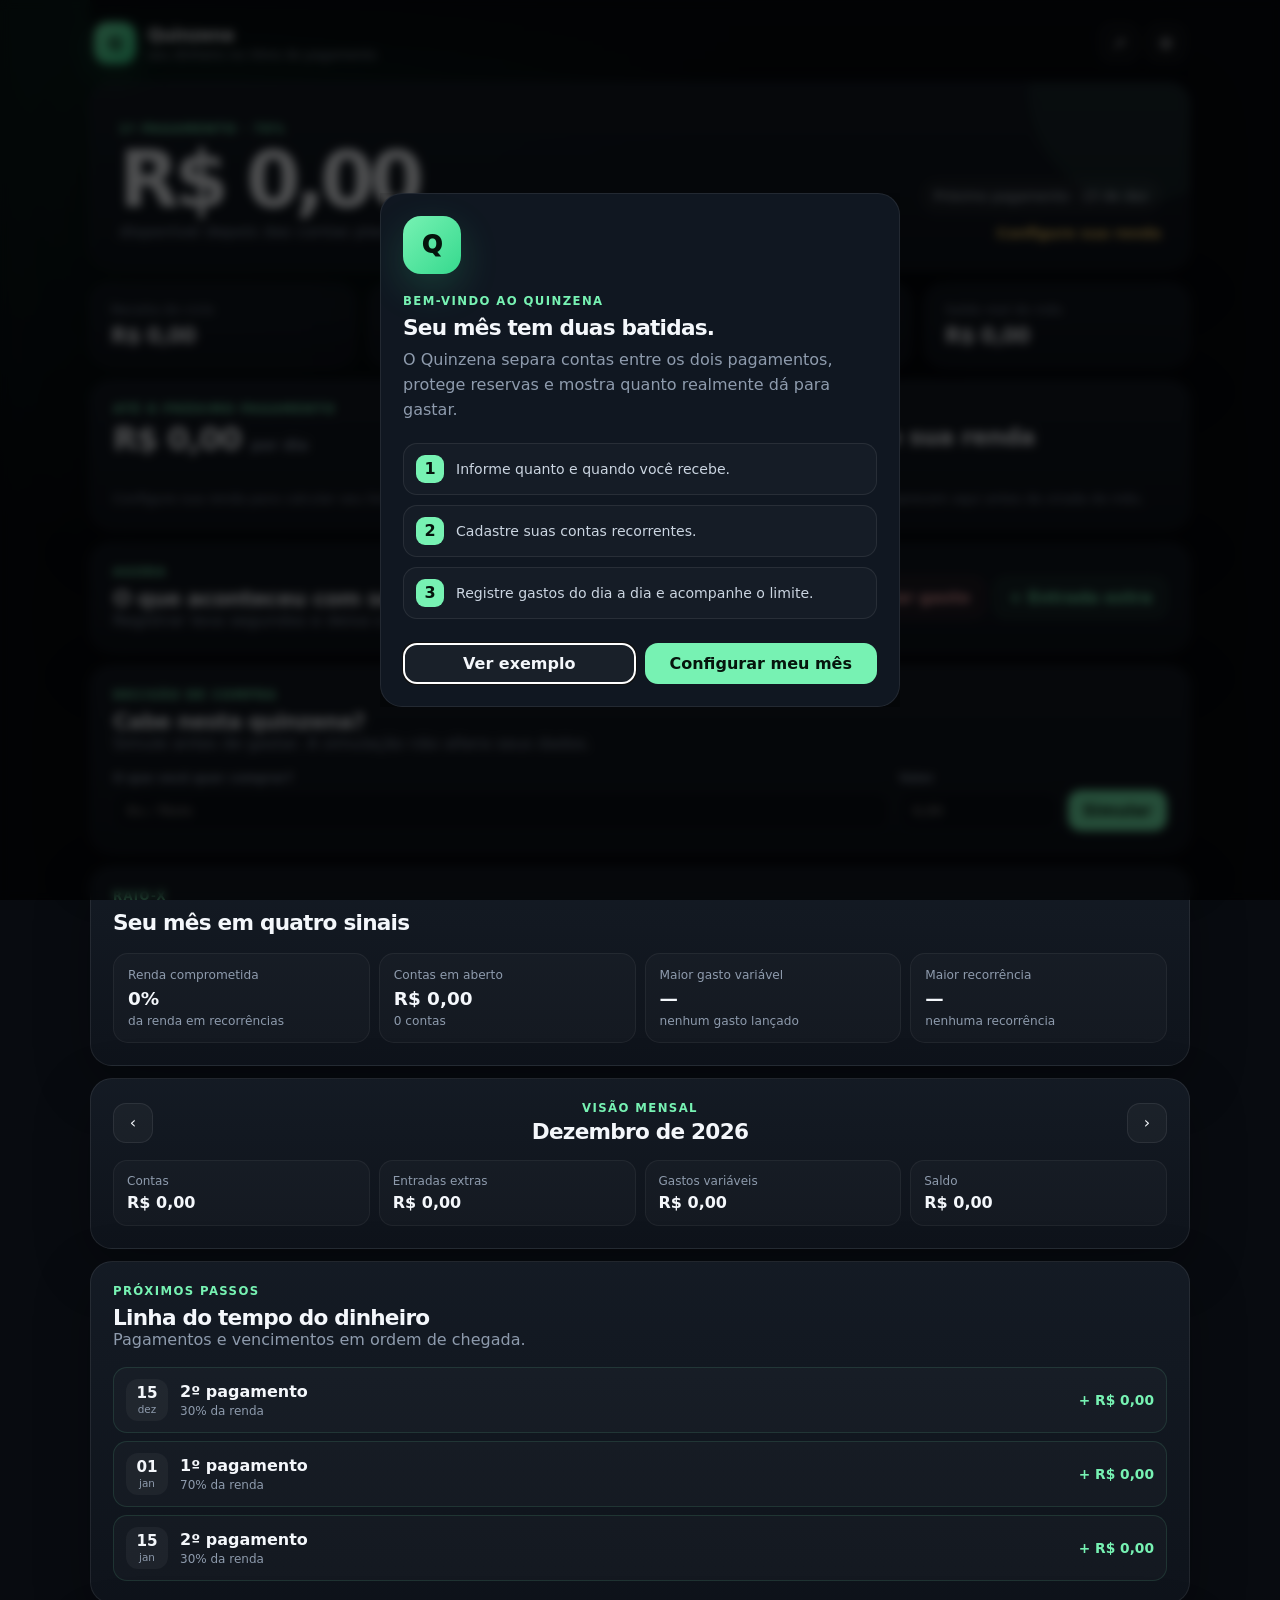
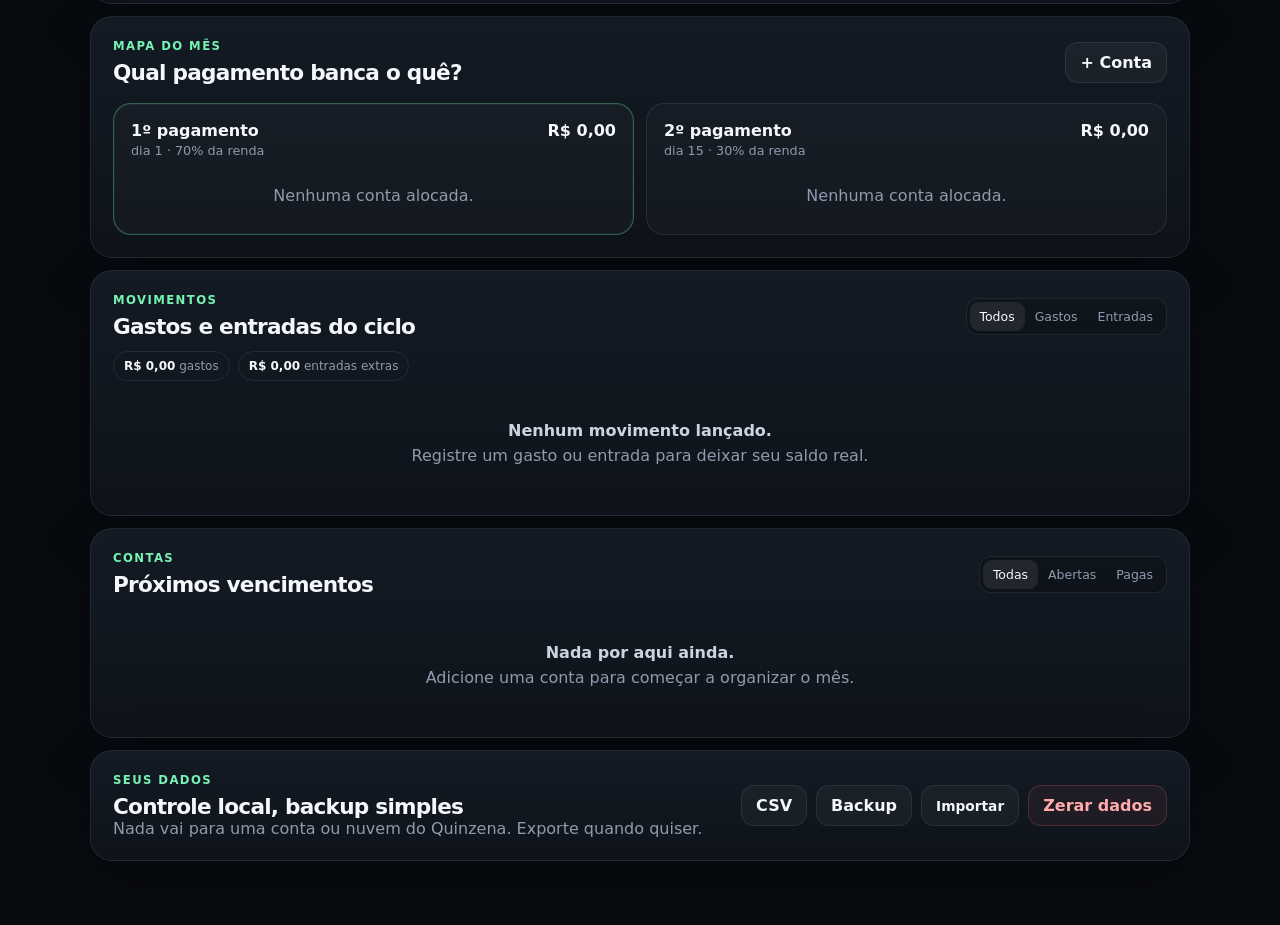
<file: index.html>
<!doctype html>
<html lang="pt-BR">
<head>
  <meta charset="utf-8" />
  <meta name="viewport" content="width=device-width, initial-scale=1, viewport-fit=cover" />
  <meta name="theme-color" content="#0d1117" />
  <meta name="description" content="Quinzena — saiba quanto pode gastar, o que reservar e qual pagamento banca cada conta." />
  <title>Quinzena — seu dinheiro no ritmo do pagamento</title>
  <link rel="manifest" href="manifest.webmanifest" />
  <link rel="stylesheet" href="styles.css" />
</head>
<body>
  <div class="app-shell">
    <header class="topbar">
      <div class="brand">
        <div class="brand-mark">Q</div>
        <div><strong>Quinzena</strong><span>seu dinheiro no ritmo do pagamento</span></div>
      </div>
      <div class="top-actions">
        <button class="top-action" id="installBtn" type="button" hidden>Instalar</button>
        <button class="icon-btn" id="shareBtn" type="button" aria-label="Compartilhar resumo">↗</button>
        <button class="icon-btn" id="openSettings" type="button" aria-label="Configurações">⚙</button>
      </div>
    </header>

    <main>
      <section class="hero card">
        <div>
          <p class="eyebrow" id="cycleLabel">CICLO ATUAL</p>
          <h1 id="availableAmount">R$ 0,00</h1>
          <p class="muted" id="availableCaption">disponível depois do planejamento</p>
        </div>
        <div class="hero-side">
          <span class="pill" id="nextPayDate">Próximo pagamento —</span>
          <span class="health" id="healthText">Configure sua renda</span>
        </div>
      </section>

      <section class="metrics-grid metrics-four">
        <article class="metric card"><span>Receita do ciclo</span><strong id="cycleIncome">R$ 0,00</strong></article>
        <article class="metric card"><span>Contas fixas do ciclo</span><strong id="cycleBills">R$ 0,00</strong></article>
        <article class="metric card"><span>Gastos lançados</span><strong id="cycleVariable">R$ 0,00</strong></article>
        <article class="metric card"><span>Saldo real do mês</span><strong id="monthBalance">R$ 0,00</strong></article>
      </section>

      <section class="decision-grid" aria-label="Decisões da quinzena">
        <article class="card decision-card">
          <div><p class="eyebrow">ATÉ O PRÓXIMO PAGAMENTO</p><h2 class="daily-amount"><span id="dailyLimit">R$ 0,00</span> <small>por dia</small></h2></div>
          <p class="decision-copy" id="dailyLimitCaption">Configure sua renda para calcular seu limite diário.</p>
        </article>
        <article class="card decision-card">
          <div><p class="eyebrow">PRÓXIMO MÊS</p><h2 class="next-month-value" id="nextMonthBalance">R$ 0,00 livres</h2></div>
          <p class="decision-copy" id="nextMonthCaption">As recorrências aparecem aqui antes da virada do mês.</p>
        </article>
      </section>

      <section class="card quick-card">
        <div>
          <p class="eyebrow">AGORA</p>
          <h2>O que aconteceu com seu dinheiro?</h2>
          <p class="muted">Registrar leva segundos e deixa o limite diário honesto.</p>
        </div>
        <div class="quick-actions">
          <button class="danger-soft-btn" id="quickExpenseBtn" type="button">− Registrar gasto</button>
          <button class="accent-soft-btn" id="quickIncomeBtn" type="button">+ Entrada extra</button>
        </div>
      </section>

      <section class="reserve-card card" id="reserveCard" hidden>
        <div class="section-heading"><div><p class="eyebrow">RESERVA AUTOMÁTICA</p><h2>Um pagamento ajuda o próximo</h2></div></div>
        <div class="reserve-list" id="reserveList"></div>
      </section>

      <section class="card simulator-card">
        <div class="section-heading">
          <div><p class="eyebrow">DECISÃO DE COMPRA</p><h2>Cabe nesta quinzena?</h2><p class="muted">Simule antes de gastar. A simulação não altera seus dados.</p></div>
        </div>
        <form class="simulator-form" id="purchaseSimulator">
          <label>O que você quer comprar?<input type="text" id="purchaseName" maxlength="60" placeholder="Ex.: Tênis" /></label>
          <label>Valor<input type="number" id="purchaseAmount" min="0.01" step="0.01" placeholder="0,00" required /></label>
          <button class="primary-btn" type="submit">Simular</button>
        </form>
        <div class="simulator-result" id="purchaseResult" hidden aria-live="polite"></div>
      </section>

      <section class="card insights-card">
        <div class="section-heading"><div><p class="eyebrow">RAIO-X</p><h2>Seu mês em quatro sinais</h2></div></div>
        <div class="insight-grid">
          <div class="insight"><span>Renda comprometida</span><strong id="commitmentRatio">0%</strong><small id="commitmentHint">em contas recorrentes</small></div>
          <div class="insight"><span>Contas em aberto</span><strong id="openBillsAmount">R$ 0,00</strong><small id="openBillsCount">0 contas</small></div>
          <div class="insight"><span>Maior gasto variável</span><strong id="topExpenseCategory">—</strong><small id="topExpenseHint">nenhum gasto lançado</small></div>
          <div class="insight"><span>Maior recorrência</span><strong id="largestRecurring">—</strong><small id="largestRecurringHint">nenhuma recorrência</small></div>
        </div>
        <div class="smart-alert" id="smartAlert" hidden></div>
      </section>

      <section class="card month-browser-card">
        <div class="month-browser-head">
          <button class="icon-btn" id="prevMonthBtn" type="button" aria-label="Mês anterior">‹</button>
          <div><p class="eyebrow">VISÃO MENSAL</p><h2 id="viewMonthTitle">Este mês</h2></div>
          <button class="icon-btn" id="nextMonthBtn" type="button" aria-label="Próximo mês">›</button>
        </div>
        <div class="month-summary-grid">
          <div><span>Contas</span><strong id="viewMonthBills">R$ 0,00</strong></div>
          <div><span>Entradas extras</span><strong id="viewMonthIncome">R$ 0,00</strong></div>
          <div><span>Gastos variáveis</span><strong id="viewMonthExpenses">R$ 0,00</strong></div>
          <div><span>Saldo</span><strong id="viewMonthBalance">R$ 0,00</strong></div>
        </div>
      </section>

      <section class="card timeline-card">
        <div class="section-heading"><div><p class="eyebrow">PRÓXIMOS PASSOS</p><h2>Linha do tempo do dinheiro</h2><p class="muted">Pagamentos e vencimentos em ordem de chegada.</p></div></div>
        <div class="timeline" id="timelineList"></div>
      </section>

      <section class="split card">
        <div class="section-heading"><div><p class="eyebrow">MAPA DO MÊS</p><h2>Qual pagamento banca o quê?</h2></div><button class="ghost-btn" id="addBillBtn" type="button">+ Conta</button></div>
        <div class="cycle-columns" id="cycleColumns"></div>
      </section>

      <section class="card">
        <div class="section-heading">
          <div><p class="eyebrow">MOVIMENTOS</p><h2>Gastos e entradas do ciclo</h2></div>
          <div class="segmented movement-segments" role="group" aria-label="Filtro de movimentos">
            <button class="movement-segment active" data-movement-filter="all" type="button">Todos</button>
            <button class="movement-segment" data-movement-filter="expense" type="button">Gastos</button>
            <button class="movement-segment" data-movement-filter="income" type="button">Entradas</button>
          </div>
        </div>
        <div class="movement-summary" id="movementSummary"></div>
        <div class="movements-list" id="movementsList"></div>
      </section>

      <section class="card">
        <div class="section-heading">
          <div><p class="eyebrow">CONTAS</p><h2>Próximos vencimentos</h2></div>
          <div class="segmented" role="group" aria-label="Filtro de contas">
            <button class="segment active" data-filter="all" type="button">Todas</button>
            <button class="segment" data-filter="open" type="button">Abertas</button>
            <button class="segment" data-filter="paid" type="button">Pagas</button>
          </div>
        </div>
        <div class="bills-list" id="billsList"></div>
      </section>

      <section class="card utility-card">
        <div><p class="eyebrow">SEUS DADOS</p><h2>Controle local, backup simples</h2><p class="muted">Nada vai para uma conta ou nuvem do Quinzena. Exporte quando quiser.</p></div>
        <div class="utility-actions wrap-actions">
          <button class="secondary-btn" id="csvExportBtn" type="button">CSV</button>
          <button class="secondary-btn" id="exportBtn" type="button">Backup</button>
          <label class="secondary-btn file-label">Importar<input type="file" id="importInput" accept="application/json" hidden /></label>
          <button class="danger-soft-btn" id="resetDataBtn" type="button">Zerar dados</button>
        </div>
      </section>
    </main>
  </div>

  <dialog id="welcomeDialog">
    <div class="dialog-card welcome-card">
      <div class="welcome-mark">Q</div>
      <div><p class="eyebrow">BEM-VINDO AO QUINZENA</p><h2>Seu mês tem duas batidas.</h2><p class="muted welcome-copy">O Quinzena separa contas entre os dois pagamentos, protege reservas e mostra quanto realmente dá para gastar.</p></div>
      <div class="welcome-steps"><div><b>1</b><span>Informe quanto e quando você recebe.</span></div><div><b>2</b><span>Cadastre suas contas recorrentes.</span></div><div><b>3</b><span>Registre gastos do dia a dia e acompanhe o limite.</span></div></div>
      <div class="dialog-actions onboarding-actions"><button class="secondary-btn" id="loadDemoBtn" type="button">Ver exemplo</button><button class="primary-btn" id="startOnboardingBtn" type="button">Configurar meu mês</button></div>
    </div>
  </dialog>

  <dialog id="settingsDialog">
    <form method="dialog" class="dialog-card" id="settingsForm">
      <div class="dialog-header"><div><p class="eyebrow">CONFIGURAÇÃO</p><h2>Como você recebe?</h2></div><button class="icon-btn" value="cancel" aria-label="Fechar">✕</button></div>
      <label>Renda líquida mensal<input type="number" id="salaryInput" min="0" step="0.01" placeholder="Ex.: 2200" required /></label>
      <div class="two-col"><label>1º pagamento — dia<input type="number" id="payDay1" min="1" max="28" value="1" required /></label><label>2º pagamento — dia<input type="number" id="payDay2" min="1" max="28" value="15" required /></label></div>
      <div class="two-col"><label>1º pagamento — %<input type="number" id="split1" min="1" max="99" value="70" required /></label><label>2º pagamento — %<input type="number" id="split2" min="1" max="99" value="30" required /></label></div>
      <p class="form-hint" id="splitHint">A soma precisa dar 100%.</p>
      <div class="dialog-actions"><button class="secondary-btn" value="cancel">Cancelar</button><button class="primary-btn" id="saveSettingsBtn" value="default">Salvar</button></div>
    </form>
  </dialog>

  <dialog id="billDialog">
    <form method="dialog" class="dialog-card" id="billForm">
      <div class="dialog-header"><div><p class="eyebrow" id="billDialogEyebrow">NOVA CONTA</p><h2 id="billDialogTitle">Planejar vencimento</h2></div><button class="icon-btn" value="cancel" aria-label="Fechar">✕</button></div>
      <label>Descrição<input type="text" id="billName" maxlength="60" placeholder="Ex.: Internet" required /></label>
      <div class="two-col"><label>Valor<input type="number" id="billAmount" min="0.01" step="0.01" placeholder="0,00" required /></label><label>Vencimento — dia<input type="number" id="billDueDay" min="1" max="31" required /></label></div>
      <label>Categoria<select id="billCategory"><option>Moradia</option><option>Alimentação</option><option>Transporte</option><option>Cartão</option><option>Assinaturas</option><option>Educação</option><option>Saúde</option><option>Dívidas</option><option>Outros</option></select></label>
      <label class="check-row"><input type="checkbox" id="billRecurring" checked /> Repetir todo mês</label>
      <div class="dialog-actions"><button class="secondary-btn" value="cancel">Cancelar</button><button class="primary-btn" id="saveBillBtn" value="default">Adicionar</button></div>
    </form>
  </dialog>

  <dialog id="movementDialog">
    <form method="dialog" class="dialog-card" id="movementForm">
      <div class="dialog-header"><div><p class="eyebrow">MOVIMENTO</p><h2 id="movementDialogTitle">Registrar gasto</h2></div><button class="icon-btn" value="cancel" aria-label="Fechar">✕</button></div>
      <label>Tipo<select id="movementType"><option value="expense">Gasto</option><option value="income">Entrada extra</option></select></label>
      <label>Descrição<input type="text" id="movementName" maxlength="60" placeholder="Ex.: Mercado" required /></label>
      <div class="two-col"><label>Valor<input type="number" id="movementAmount" min="0.01" step="0.01" placeholder="0,00" required /></label><label>Data<input type="date" id="movementDate" required /></label></div>
      <label>Categoria<select id="movementCategory"><option>Alimentação</option><option>Transporte</option><option>Compras</option><option>Lazer</option><option>Saúde</option><option>Educação</option><option>Casa</option><option>Renda extra</option><option>Reembolso</option><option>Venda</option><option>Outros</option></select></label>
      <div class="dialog-actions"><button class="secondary-btn" value="cancel">Cancelar</button><button class="primary-btn" id="saveMovementBtn" value="default">Registrar</button></div>
    </form>
  </dialog>

  <template id="emptyTemplate"><div class="empty-state"><strong>Nada por aqui ainda.</strong><span>Adicione uma conta para começar a organizar o mês.</span></div></template>
  <template id="emptyMovementTemplate"><div class="empty-state"><strong>Nenhum movimento lançado.</strong><span>Registre um gasto ou entrada para deixar seu saldo real.</span></div></template>

  <script src="core.js"></script>
  <script src="app.js"></script>
</body>
</html>
</file>
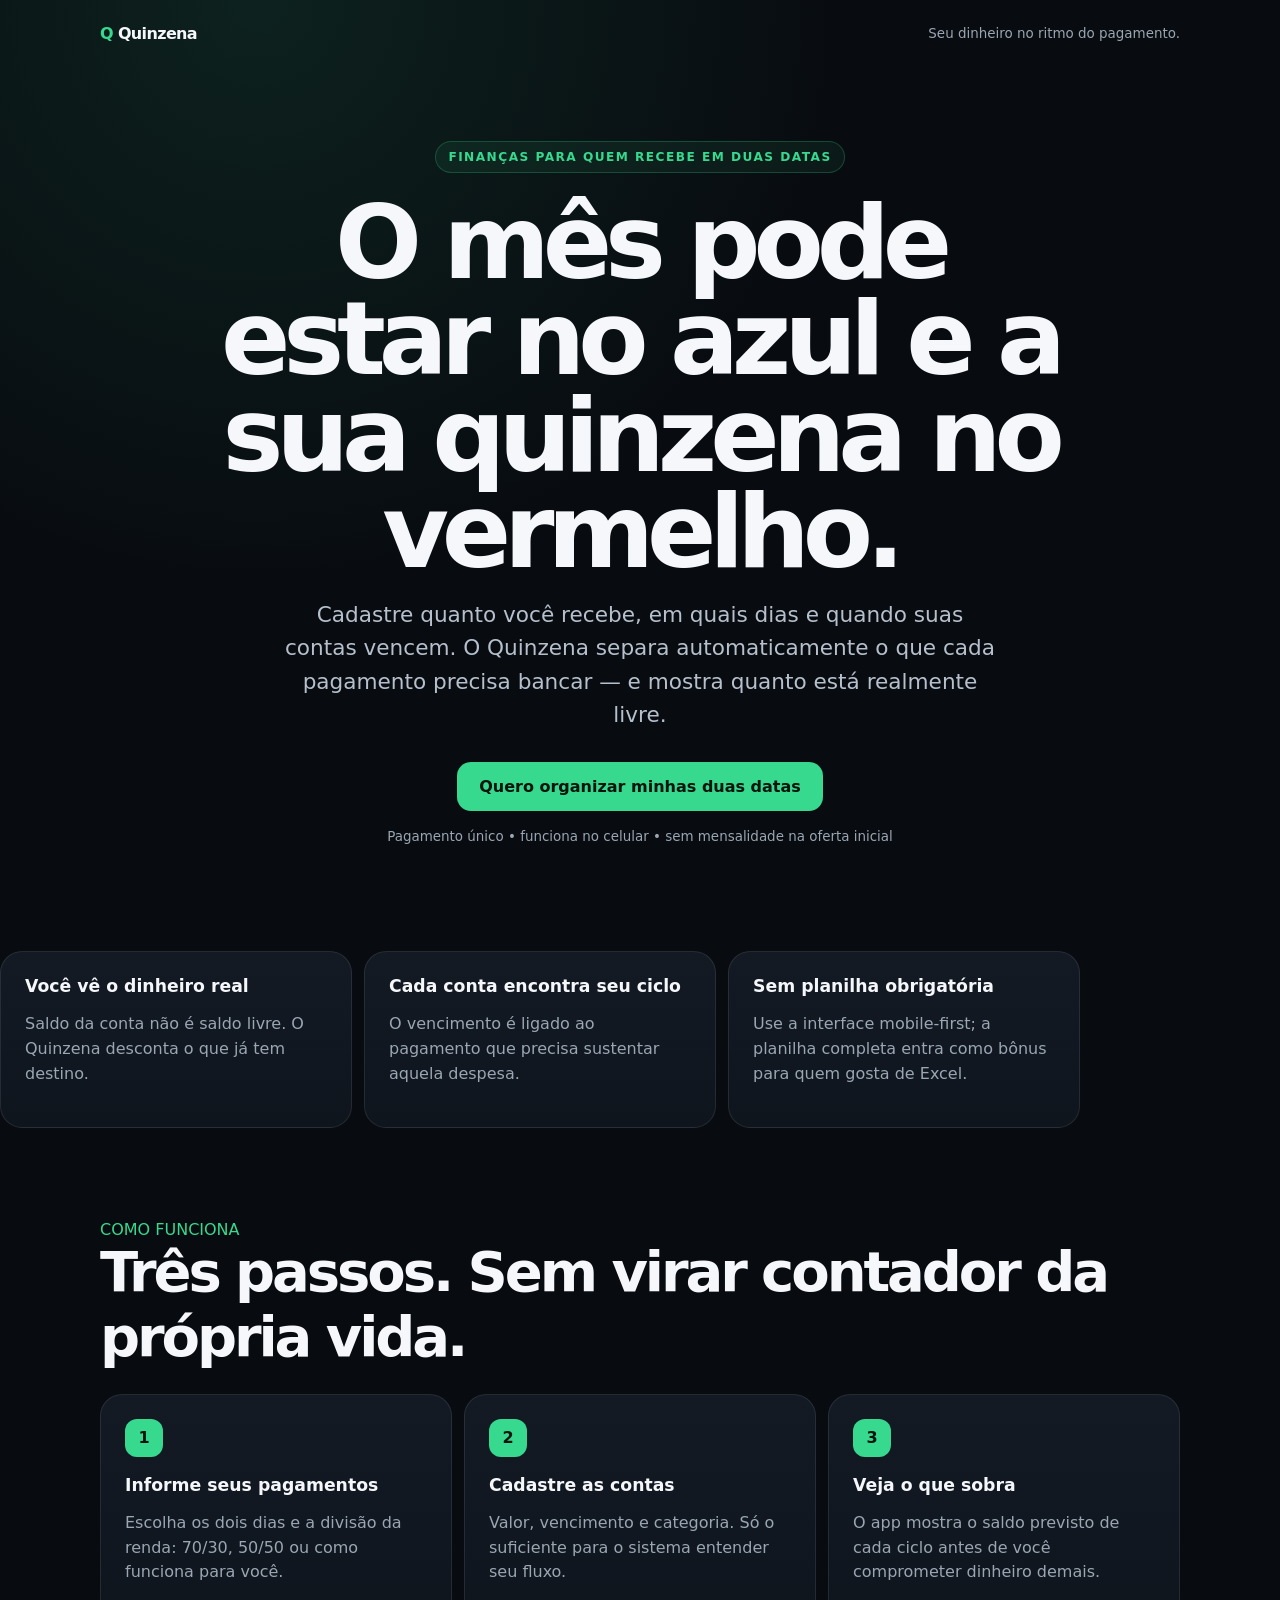
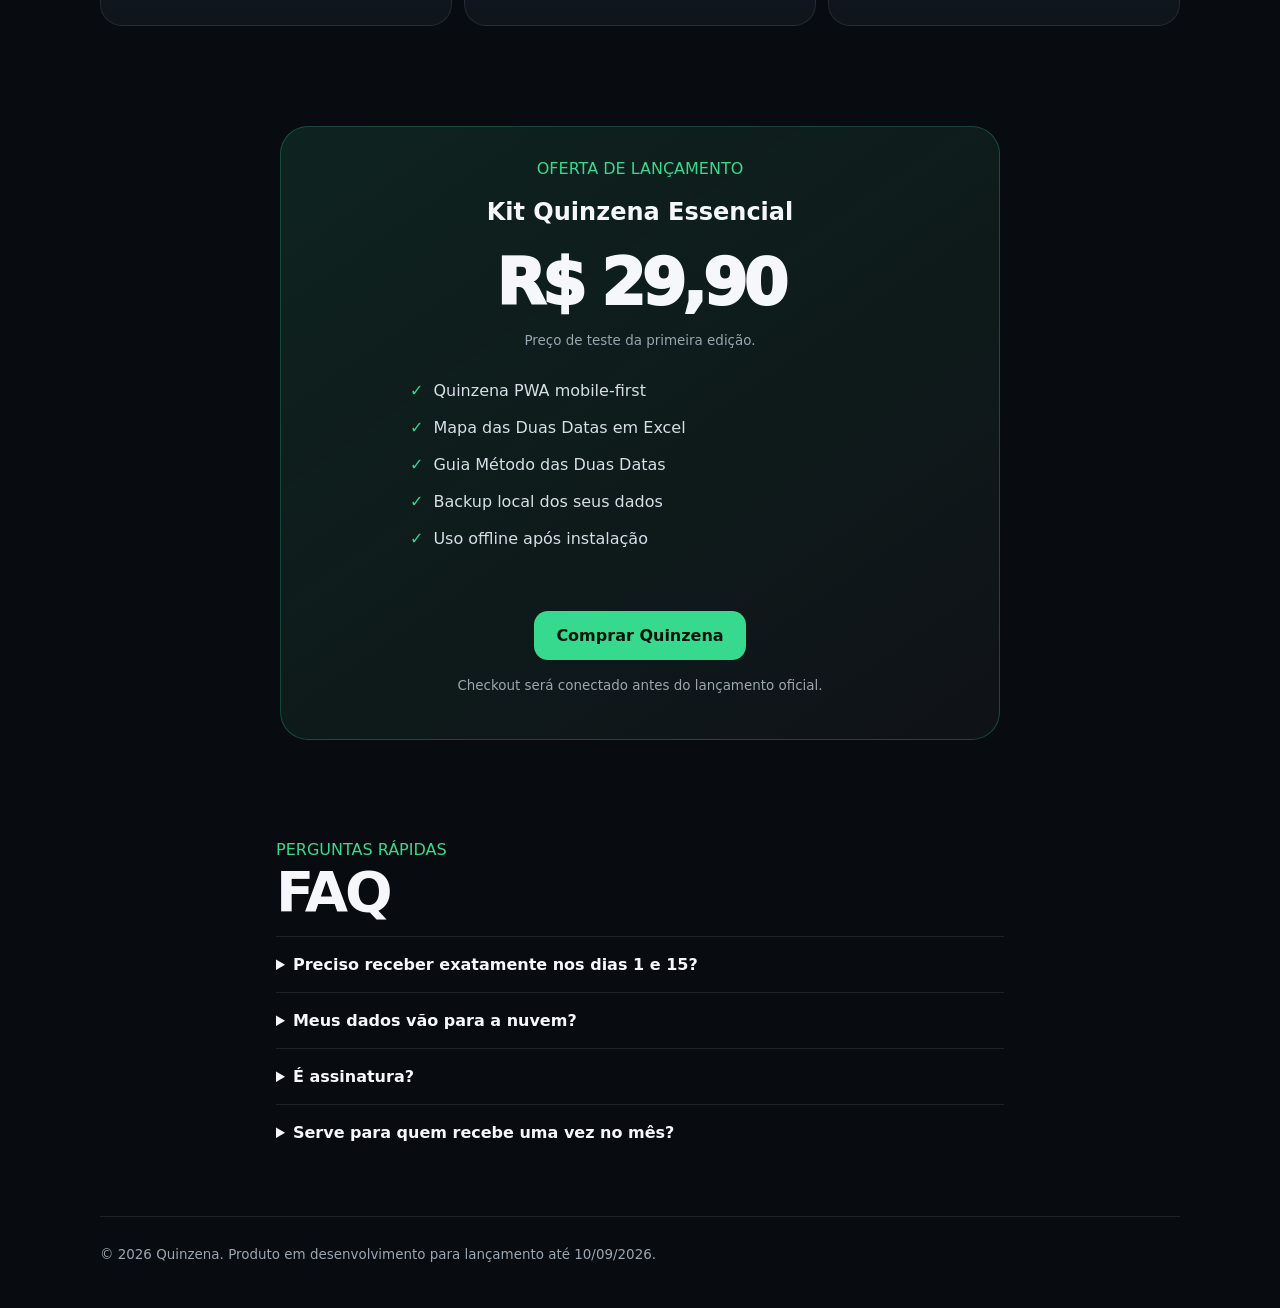
<file: sales/index.html>
<!doctype html>
<html lang="pt-BR">
<head>
<meta charset="utf-8"><meta name="viewport" content="width=device-width,initial-scale=1">
<title>Quinzena — Organize seu dinheiro entre dois pagamentos</title>
<meta name="description" content="Quinzena separa suas contas entre dois pagamentos e mostra quanto está realmente livre em cada ciclo.">
<style>
:root{--bg:#080b10;--surface:#101720;--text:#f5f7fa;--muted:#9aa6b2;--accent:#36d98e;--border:rgba(255,255,255,.09)}
*{box-sizing:border-box}body{margin:0;font-family:Inter,system-ui,-apple-system,Segoe UI,sans-serif;background:radial-gradient(circle at 20% 0,rgba(54,217,142,.11),transparent 38rem),var(--bg);color:var(--text)}
a{color:inherit}.wrap{width:min(1080px,calc(100% - 32px));margin:auto}.nav{display:flex;justify-content:space-between;align-items:center;padding:24px 0}.logo{font-weight:900;letter-spacing:-.04em}.logo b{color:var(--accent)}.mini{font-size:.84rem;color:var(--muted)}.hero{padding:74px 0 58px;text-align:center}.kicker{display:inline-block;color:var(--accent);font-size:.76rem;font-weight:850;letter-spacing:.12em;padding:8px 12px;border:1px solid rgba(54,217,142,.24);border-radius:999px;background:rgba(54,217,142,.07)}h1{font-size:clamp(3rem,8vw,6.4rem);line-height:.94;letter-spacing:-.07em;max-width:900px;margin:22px auto 18px}.lead{font-size:clamp(1.05rem,2vw,1.35rem);line-height:1.55;color:#b6c0cc;max-width:720px;margin:auto}.cta{display:inline-flex;margin-top:30px;padding:15px 22px;border-radius:14px;background:var(--accent);color:#05140c;font-weight:900;text-decoration:none}.proof{margin-top:18px;color:var(--muted);font-size:.84rem}.grid{display:grid;grid-template-columns:repeat(3,1fr);gap:12px;margin:36px 0}.card{background:linear-gradient(180deg,#131a24,#0f151d);border:1px solid var(--border);border-radius:22px;padding:24px}.card strong{font-size:1.08rem}.card p{color:var(--muted);line-height:1.55}.section{padding:56px 0}.section h2{font-size:clamp(2rem,5vw,3.5rem);letter-spacing:-.055em;margin:0 0 12px}.steps{display:grid;grid-template-columns:repeat(3,1fr);gap:12px;margin-top:25px}.n{width:38px;height:38px;border-radius:12px;background:var(--accent);color:#06150d;display:grid;place-items:center;font-weight:900;margin-bottom:18px}.offer{margin:44px auto;max-width:720px;text-align:center;padding:32px;border-radius:28px;background:linear-gradient(145deg,rgba(54,217,142,.12),rgba(255,255,255,.03));border:1px solid rgba(54,217,142,.25)}.price{font-size:4rem;font-weight:950;letter-spacing:-.06em;margin:12px 0}.offer ul{text-align:left;list-style:none;padding:0;max-width:460px;margin:24px auto}.offer li{padding:9px 0;color:#d7dee6}.offer li:before{content:'✓';color:var(--accent);font-weight:900;margin-right:10px}.faq{max-width:760px;margin:auto}.faq details{border-top:1px solid var(--border);padding:18px 0}.faq summary{cursor:pointer;font-weight:800}.faq p{color:var(--muted);line-height:1.55}.footer{border-top:1px solid var(--border);padding:30px 0 46px;color:var(--muted);font-size:.84rem}.tag{color:var(--accent)}
@media(max-width:760px){.grid,.steps{grid-template-columns:1fr}.hero{padding-top:44px}.nav .mini{display:none}.price{font-size:3.2rem}}
</style>
</head>
<body>
<div class="wrap nav"><div class="logo"><b>Q</b> Quinzena</div><div class="mini">Seu dinheiro no ritmo do pagamento.</div></div>
<main>
<section class="wrap hero">
<span class="kicker">FINANÇAS PARA QUEM RECEBE EM DUAS DATAS</span>
<h1>O mês pode estar no azul e a sua quinzena no vermelho.</h1>
<p class="lead">Cadastre quanto você recebe, em quais dias e quando suas contas vencem. O Quinzena separa automaticamente o que cada pagamento precisa bancar — e mostra quanto está realmente livre.</p>
<a class="cta" href="#oferta">Quero organizar minhas duas datas</a>
<p class="proof">Pagamento único • funciona no celular • sem mensalidade na oferta inicial</p>
</section>
<section class="wrap grid">
<div class="card"><strong>Você vê o dinheiro real</strong><p>Saldo da conta não é saldo livre. O Quinzena desconta o que já tem destino.</p></div>
<div class="card"><strong>Cada conta encontra seu ciclo</strong><p>O vencimento é ligado ao pagamento que precisa sustentar aquela despesa.</p></div>
<div class="card"><strong>Sem planilha obrigatória</strong><p>Use a interface mobile-first; a planilha completa entra como bônus para quem gosta de Excel.</p></div>
</section>
<section class="section"><div class="wrap">
<span class="tag">COMO FUNCIONA</span><h2>Três passos. Sem virar contador da própria vida.</h2>
<div class="steps">
<div class="card"><div class="n">1</div><strong>Informe seus pagamentos</strong><p>Escolha os dois dias e a divisão da renda: 70/30, 50/50 ou como funciona para você.</p></div>
<div class="card"><div class="n">2</div><strong>Cadastre as contas</strong><p>Valor, vencimento e categoria. Só o suficiente para o sistema entender seu fluxo.</p></div>
<div class="card"><div class="n">3</div><strong>Veja o que sobra</strong><p>O app mostra o saldo previsto de cada ciclo antes de você comprometer dinheiro demais.</p></div>
</div></div></section>
<section class="wrap offer" id="oferta">
<span class="tag">OFERTA DE LANÇAMENTO</span>
<h2>Kit Quinzena Essencial</h2>
<div class="price">R$ 29,90</div>
<p class="mini">Preço de teste da primeira edição.</p>
<ul><li>Quinzena PWA mobile-first</li><li>Mapa das Duas Datas em Excel</li><li>Guia Método das Duas Datas</li><li>Backup local dos seus dados</li><li>Uso offline após instalação</li></ul>
<a class="cta" href="#checkout">Comprar Quinzena</a>
<p class="proof" id="checkout">Checkout será conectado antes do lançamento oficial.</p>
</section>
<section class="section faq"><div class="wrap">
<span class="tag">PERGUNTAS RÁPIDAS</span><h2>FAQ</h2>
<details><summary>Preciso receber exatamente nos dias 1 e 15?</summary><p>Não. As duas datas e os percentuais são configuráveis.</p></details>
<details><summary>Meus dados vão para a nuvem?</summary><p>Na versão inicial, não. O produto é local-first e oferece exportação de backup.</p></details>
<details><summary>É assinatura?</summary><p>A oferta inicial foi desenhada como pagamento único. Serviços de nuvem futuros, se existirem, serão produtos separados.</p></details>
<details><summary>Serve para quem recebe uma vez no mês?</summary><p>Até pode ser adaptado, mas esse não é o foco. O Quinzena foi criado para resolver o fluxo entre duas entradas recorrentes.</p></details>
</div></section>
</main>
<div class="wrap footer">© 2026 Quinzena. Produto em desenvolvimento para lançamento até 10/09/2026.</div>
</body></html>
</file>
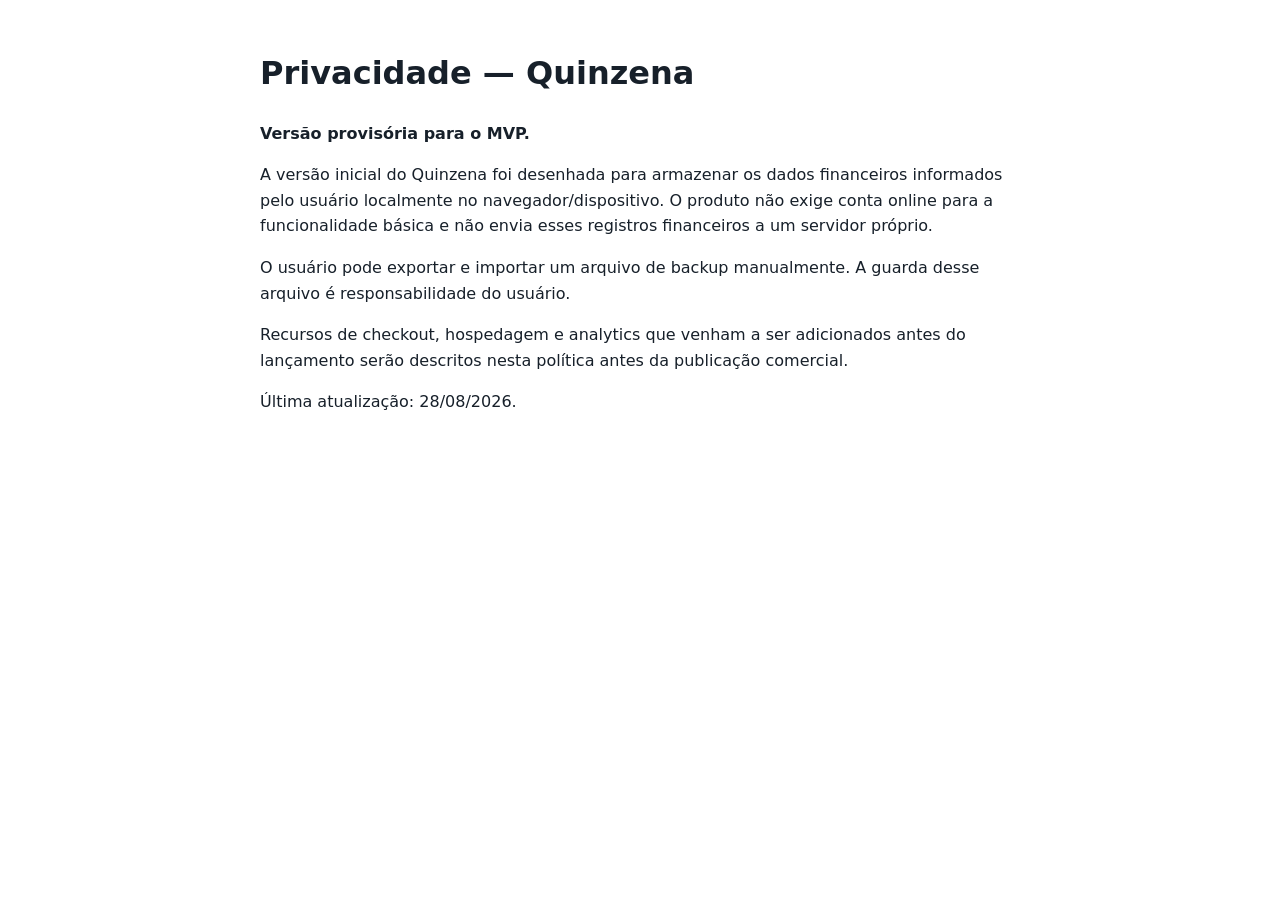
<file: sales/privacy.html>
<!doctype html><html lang="pt-BR"><meta charset="utf-8"><meta name="viewport" content="width=device-width,initial-scale=1"><title>Privacidade — Quinzena</title><body style="max-width:760px;margin:48px auto;padding:0 20px;font:16px/1.6 system-ui;color:#17202a"><h1>Privacidade — Quinzena</h1><p><strong>Versão provisória para o MVP.</strong></p><p>A versão inicial do Quinzena foi desenhada para armazenar os dados financeiros informados pelo usuário localmente no navegador/dispositivo. O produto não exige conta online para a funcionalidade básica e não envia esses registros financeiros a um servidor próprio.</p><p>O usuário pode exportar e importar um arquivo de backup manualmente. A guarda desse arquivo é responsabilidade do usuário.</p><p>Recursos de checkout, hospedagem e analytics que venham a ser adicionados antes do lançamento serão descritos nesta política antes da publicação comercial.</p><p>Última atualização: 28/08/2026.</p></body></html>
</file>
<file: styles.css>
:root {
  color-scheme: dark;
  --bg: #080b10;
  --surface: #0f141c;
  --surface-2: #151c26;
  --border: rgba(255,255,255,.08);
  --text: #f4f7fb;
  --muted: #8e9bad;
  --accent: #77f2b3;
  --accent-strong: #36d98e;
  --danger: #ff7676;
  --warning: #ffd166;
  --radius: 22px;
  --shadow: 0 18px 55px rgba(0,0,0,.28);
}

* { box-sizing: border-box; }
html { background: var(--bg); }
body {
  margin: 0;
  min-height: 100vh;
  font-family: Inter, ui-sans-serif, system-ui, -apple-system, BlinkMacSystemFont, "Segoe UI", sans-serif;
  color: var(--text);
  background: radial-gradient(circle at 15% 0%, rgba(54,217,142,.10), transparent 35rem), var(--bg);
}
button, input, select { font: inherit; }
button { cursor: pointer; }
button:disabled { opacity: .45; cursor: not-allowed; }

.app-shell { width: min(1100px, calc(100% - 28px)); margin: 0 auto; padding-bottom: 64px; }
.topbar { display:flex; align-items:center; justify-content:space-between; gap:12px; padding:22px 4px 18px; position:sticky; top:0; z-index:10; backdrop-filter:blur(18px); background:linear-gradient(to bottom,rgba(8,11,16,.94),rgba(8,11,16,.68),transparent); }
.brand { display:flex; align-items:center; gap:12px; min-width:0; }
.brand-mark { width:42px; height:42px; border-radius:14px; display:grid; place-items:center; font-weight:900; color:#03130c; background:linear-gradient(135deg,var(--accent),var(--accent-strong)); box-shadow:0 10px 30px rgba(54,217,142,.22); flex:0 0 auto; }
.brand strong { display:block; font-size:1.05rem; letter-spacing:-.02em; }
.brand span { display:block; color:var(--muted); font-size:.78rem; margin-top:2px; }
.top-actions { display:flex; align-items:center; gap:7px; }
.top-action { border:1px solid rgba(119,242,179,.25); background:rgba(119,242,179,.08); color:var(--accent); border-radius:12px; padding:9px 11px; font-weight:800; font-size:.78rem; }

.card { background:linear-gradient(180deg,rgba(21,28,38,.94),rgba(15,20,28,.96)); border:1px solid var(--border); border-radius:var(--radius); box-shadow:var(--shadow); }
.hero { padding:28px; display:flex; justify-content:space-between; gap:22px; align-items:end; min-height:188px; overflow:hidden; position:relative; }
.hero::after { content:""; position:absolute; width:220px; height:220px; border-radius:50%; right:-60px; top:-100px; background:rgba(119,242,179,.07); }
.hero h1 { margin:4px 0 5px; font-size:clamp(2.6rem,8vw,4.9rem); letter-spacing:-.065em; line-height:.95; }
.hero-side { display:flex; flex-direction:column; align-items:flex-end; gap:12px; position:relative; z-index:1; }
.eyebrow { margin:0 0 7px; color:var(--accent); font-size:.73rem; font-weight:800; letter-spacing:.12em; }
.muted { color:var(--muted); margin:0; }
.pill { border:1px solid var(--border); background:rgba(255,255,255,.04); padding:8px 12px; border-radius:999px; color:#c9d3df; font-size:.84rem; }
.health { font-size:.9rem; font-weight:700; }

.metrics-grid { display:grid; grid-template-columns:repeat(3,1fr); gap:12px; margin:12px 0; }
.metrics-four { grid-template-columns:repeat(4,1fr); }
.metric { padding:19px 20px; min-width:0; }
.metric span { display:block; color:var(--muted); font-size:.82rem; margin-bottom:7px; }
.metric strong { font-size:1.3rem; letter-spacing:-.03em; overflow-wrap:anywhere; }

main > .card:not(.hero) { padding:22px; margin-top:12px; }
.section-heading { display:flex; align-items:center; justify-content:space-between; gap:14px; margin-bottom:18px; }
h2 { margin:0; font-size:1.35rem; letter-spacing:-.035em; }

.decision-grid { display:grid; grid-template-columns:1.2fr .8fr; gap:12px; margin-top:12px; }
.decision-card { padding:21px 22px; min-height:150px; display:flex; flex-direction:column; justify-content:space-between; }
.daily-amount { font-size:2rem; letter-spacing:-.04em; line-height:1.05; margin-top:6px; }
.daily-amount small { font-size:.9rem; color:var(--muted); letter-spacing:0; font-weight:700; }
.decision-copy { font-size:.82rem; line-height:1.45; color:var(--muted); margin:9px 0 0; }
.next-month-value { font-size:1.45rem; letter-spacing:-.02em; margin-top:6px; }

.quick-card { display:flex; align-items:center; justify-content:space-between; gap:18px; }
.quick-actions { display:flex; gap:9px; flex-wrap:wrap; justify-content:flex-end; }
.accent-soft-btn,.danger-soft-btn { border-radius:13px; padding:10px 14px; font-weight:800; }
.accent-soft-btn { color:var(--accent); border:1px solid rgba(119,242,179,.22); background:rgba(119,242,179,.07); }
.danger-soft-btn { color:#ffabab; border:1px solid rgba(255,118,118,.20); background:rgba(255,118,118,.06); }

.reserve-card { border-color:rgba(119,242,179,.24); background:linear-gradient(180deg,rgba(19,39,34,.94),rgba(15,20,28,.96)); }
.reserve-card[hidden] { display:none; }
.reserve-list { display:grid; gap:9px; }
.reserve-item { display:flex; justify-content:space-between; gap:16px; align-items:center; padding:13px 14px; border-radius:15px; border:1px solid rgba(119,242,179,.14); background:rgba(119,242,179,.045); }
.reserve-item.warning { border-color:rgba(255,209,102,.24); background:rgba(255,209,102,.045); }
.reserve-item.danger { border-color:rgba(255,118,118,.24); background:rgba(255,118,118,.045); }
.reserve-flow { display:grid; gap:4px; }
.reserve-flow strong { font-size:.9rem; line-height:1.35; }
.reserve-flow span { font-size:.8rem; color:var(--muted); line-height:1.4; }
.reserve-item>b { white-space:nowrap; color:var(--accent); font-size:.86rem; }
.reserve-item.warning>b { color:var(--warning); }
.reserve-item.danger>b,.reserve-uncovered { color:var(--danger)!important; }

.simulator-form { display:grid; grid-template-columns:1fr 160px auto; gap:9px; align-items:end; }
.simulator-form label { display:grid; gap:6px; color:var(--muted); font-size:.76rem; font-weight:700; }
.simulator-result { margin-top:12px; border:1px solid var(--border); border-radius:15px; padding:14px 15px; display:grid; gap:5px; background:rgba(255,255,255,.018); }
.simulator-result[hidden] { display:none; }
.simulator-result strong { font-size:.95rem; }
.simulator-result span { font-size:.82rem; color:var(--muted); line-height:1.45; }
.simulator-result.good { border-color:rgba(119,242,179,.25); background:rgba(119,242,179,.045); }
.simulator-result.warning { border-color:rgba(255,209,102,.28); background:rgba(255,209,102,.045); }
.simulator-result.danger { border-color:rgba(255,118,118,.28); background:rgba(255,118,118,.045); }

.insight-grid { display:grid; grid-template-columns:repeat(4,1fr); gap:9px; }
.insight { padding:14px; border:1px solid rgba(255,255,255,.055); border-radius:15px; background:rgba(255,255,255,.025); min-width:0; }
.insight span,.insight small { display:block; color:var(--muted); font-size:.76rem; }
.insight strong { display:block; font-size:1.15rem; margin:6px 0 5px; overflow:hidden; text-overflow:ellipsis; white-space:nowrap; }
.smart-alert { margin-top:12px; display:grid; gap:4px; padding:13px 14px; border-radius:14px; border:1px solid var(--border); }
.smart-alert[hidden] { display:none; }
.smart-alert span { color:var(--muted); font-size:.82rem; line-height:1.45; }
.smart-alert.warning { border-color:rgba(255,209,102,.25); background:rgba(255,209,102,.045); }
.smart-alert.danger { border-color:rgba(255,118,118,.25); background:rgba(255,118,118,.045); }

.month-browser-head { display:grid; grid-template-columns:auto 1fr auto; align-items:center; gap:12px; margin-bottom:16px; text-align:center; }
.month-browser-head .eyebrow { margin-bottom:4px; }
.month-summary-grid { display:grid; grid-template-columns:repeat(4,1fr); gap:9px; }
.month-summary-grid>div { padding:13px; border-radius:14px; background:rgba(255,255,255,.025); border:1px solid rgba(255,255,255,.05); }
.month-summary-grid span { display:block; color:var(--muted); font-size:.75rem; margin-bottom:5px; }
.month-summary-grid strong { font-size:1rem; }

.timeline { display:grid; gap:8px; }
.timeline-row { display:grid; grid-template-columns:auto 1fr auto; align-items:center; gap:12px; padding:11px 12px; border:1px solid rgba(255,255,255,.05); border-radius:14px; background:rgba(255,255,255,.022); }
.timeline-row.pay { border-color:rgba(119,242,179,.12); }
.timeline-row.paid { opacity:.55; }
.timeline-date { width:42px; height:42px; display:grid; place-items:center; align-content:center; border-radius:12px; background:rgba(255,255,255,.045); line-height:1; }
.timeline-date b { font-size:.95rem; }
.timeline-date span { color:var(--muted); font-size:.65rem; margin-top:3px; }
.timeline-copy { min-width:0; }
.timeline-copy strong,.timeline-copy span { display:block; overflow:hidden; text-overflow:ellipsis; white-space:nowrap; }
.timeline-copy span { color:var(--muted); font-size:.75rem; margin-top:3px; }
.timeline-amount { font-size:.86rem; white-space:nowrap; }

.cycle-columns { display:grid; grid-template-columns:1fr 1fr; gap:12px; }
.cycle-panel { background:rgba(255,255,255,.025); border:1px solid var(--border); border-radius:18px; padding:17px; }
.cycle-panel.current { border-color:rgba(119,242,179,.32); box-shadow:inset 0 0 0 1px rgba(119,242,179,.06); }
.cycle-panel header { display:flex; justify-content:space-between; gap:10px; align-items:start; margin-bottom:15px; }
.cycle-panel header strong { display:block; font-size:1rem; }
.cycle-panel header span { color:var(--muted); font-size:.8rem; }
.cycle-total { font-size:1.2rem; }
.cycle-bill { display:flex; justify-content:space-between; gap:12px; padding:11px 0; border-top:1px solid rgba(255,255,255,.055); font-size:.88rem; }
.cycle-bill span:last-child { font-variant-numeric:tabular-nums; }
.cycle-bill.paid { opacity:.55; }
.cycle-reserve { font-weight:700; border-top-style:dashed; }
.cycle-reserve.incoming,.movement-income { color:var(--accent); }
.cycle-reserve.outgoing { color:#c8ffe2; }
.movement-expense { color:#ffaaaa; }

.segmented { display:flex; padding:3px; border:1px solid var(--border); border-radius:12px; background:rgba(0,0,0,.18); }
.segment,.movement-segment { border:0; background:transparent; color:var(--muted); border-radius:9px; padding:7px 10px; font-size:.78rem; }
.segment.active,.movement-segment.active { background:rgba(255,255,255,.08); color:var(--text); }

.movement-summary { display:flex; gap:8px; flex-wrap:wrap; margin:-6px 0 12px; }
.movement-summary span { border:1px solid var(--border); border-radius:999px; padding:7px 10px; color:var(--muted); font-size:.75rem; }
.movement-summary b { color:var(--text); }
.movements-list,.bills-list { display:grid; gap:8px; }
.movement-row { display:grid; grid-template-columns:auto 1fr auto auto; gap:11px; align-items:center; padding:12px; border-radius:15px; background:rgba(255,255,255,.025); border:1px solid rgba(255,255,255,.05); }
.movement-icon { width:34px; height:34px; border-radius:11px; display:grid; place-items:center; font-weight:900; color:#ffb3b3; background:rgba(255,118,118,.07); }
.movement-row.income .movement-icon { color:var(--accent); background:rgba(119,242,179,.07); }
.movement-copy { min-width:0; }
.movement-copy strong,.movement-copy span { display:block; overflow:hidden; white-space:nowrap; text-overflow:ellipsis; }
.movement-copy span { color:var(--muted); font-size:.75rem; margin-top:3px; }
.movement-amount { font-size:.9rem; white-space:nowrap; }

.bill-row { display:grid; grid-template-columns:auto 1fr auto auto; gap:12px; align-items:center; padding:13px 12px; border-radius:15px; background:rgba(255,255,255,.025); border:1px solid rgba(255,255,255,.05); }
.bill-row.paid { opacity:.55; }
.bill-row.paid .bill-title { text-decoration:line-through; }
.bill-check { width:21px; height:21px; accent-color:var(--accent-strong); }
.bill-title { font-weight:720; }
.bill-meta { color:var(--muted); font-size:.78rem; margin-top:3px; }
.bill-amount { font-weight:800; font-variant-numeric:tabular-nums; }
.bill-actions { display:flex; align-items:center; justify-content:flex-end; gap:5px; }
.row-action { border:0; background:transparent; color:var(--muted); padding:7px 9px; border-radius:9px; font-size:.78rem; font-weight:750; }
.edit-btn:hover { color:var(--accent); background:rgba(119,242,179,.08); }
.delete-btn:hover,.movement-delete:hover { color:var(--danger); background:rgba(255,118,118,.08); }

.icon-btn,.ghost-btn,.secondary-btn,.primary-btn { border:1px solid var(--border); color:var(--text); }
.icon-btn { width:40px; height:40px; display:grid; place-items:center; border-radius:13px; background:rgba(255,255,255,.035); }
.ghost-btn,.secondary-btn,.primary-btn { border-radius:13px; padding:10px 14px; font-weight:760; }
.ghost-btn,.secondary-btn { background:rgba(255,255,255,.04); }
.primary-btn { background:var(--accent); color:#06150d; border-color:transparent; }

.utility-card { display:flex; justify-content:space-between; gap:22px; align-items:center; }
.utility-actions { display:flex; gap:9px; }
.wrap-actions { flex-wrap:wrap; justify-content:flex-end; }
.file-label { display:inline-flex; align-items:center; cursor:pointer; }
.empty-state { padding:28px 12px; display:grid; gap:6px; place-items:center; color:var(--muted); text-align:center; }
.empty-state.compact { padding:12px 4px; }
.empty-state strong { color:#cbd5e1; }
.positive-text { color:var(--accent)!important; }
.negative-text { color:var(--danger)!important; }

::backdrop { background:rgba(0,0,0,.68); backdrop-filter:blur(5px); }
dialog { width:min(520px,calc(100% - 24px)); border:0; padding:0; background:transparent; color:var(--text); }
.dialog-card { background:#101721; border:1px solid var(--border); border-radius:22px; padding:22px; box-shadow:0 30px 100px rgba(0,0,0,.55); display:grid; gap:16px; }
.dialog-header { display:flex; justify-content:space-between; align-items:start; margin-bottom:2px; }
label { display:grid; gap:7px; color:#cbd5e1; font-size:.86rem; font-weight:650; }
input,select { width:100%; border:1px solid rgba(255,255,255,.10); background:#0b1017; color:var(--text); border-radius:13px; padding:12px 13px; outline:none; }
input:focus,select:focus { border-color:rgba(119,242,179,.55); box-shadow:0 0 0 3px rgba(119,242,179,.08); }
.two-col { display:grid; grid-template-columns:1fr 1fr; gap:10px; }
.check-row { display:flex; align-items:center; gap:9px; }
.check-row input { width:auto; }
.form-hint { margin:-6px 0 0; color:var(--muted); font-size:.78rem; }
.form-hint.error { color:var(--danger); }
.dialog-actions { display:flex; justify-content:flex-end; gap:9px; margin-top:4px; }

.welcome-card { gap:20px; }
.welcome-mark { width:58px; height:58px; display:grid; place-items:center; border-radius:18px; font-size:1.5rem; font-weight:950; color:#05140c; background:linear-gradient(135deg,var(--accent),var(--accent-strong)); box-shadow:0 14px 38px rgba(54,217,142,.20); }
.welcome-copy { line-height:1.55; margin-top:8px; }
.welcome-steps { display:grid; gap:10px; }
.welcome-steps>div { display:grid; grid-template-columns:30px 1fr; align-items:center; gap:10px; padding:11px 12px; border:1px solid var(--border); border-radius:14px; background:rgba(255,255,255,.025); }
.welcome-steps b { width:28px; height:28px; display:grid; place-items:center; border-radius:9px; color:#06150d; background:var(--accent); }
.welcome-steps span { color:#cbd5e1; font-size:.88rem; }
.onboarding-actions { justify-content:stretch; }
.onboarding-actions>* { flex:1; }

@media (max-width: 900px) {
  .metrics-four,.insight-grid,.month-summary-grid { grid-template-columns:repeat(2,1fr); }
}

@media (max-width: 720px) {
  .app-shell { width:min(100% - 18px,1100px); }
  .topbar { padding-top:14px; }
  .brand span { display:none; }
  .top-action { display:none; }
  .hero { min-height:210px; flex-direction:column; align-items:stretch; }
  .hero-side { align-items:flex-start; }
  .metrics-grid,.metrics-four { grid-template-columns:1fr 1fr; }
  .decision-grid,.cycle-columns { grid-template-columns:1fr; }
  .section-heading { align-items:flex-start; flex-direction:column; }
  .segmented { width:100%; }
  .segment,.movement-segment { flex:1; }
  .quick-card,.utility-card { flex-direction:column; align-items:stretch; }
  .quick-actions,.utility-actions { justify-content:stretch; }
  .quick-actions>* { flex:1; }
  .simulator-form { grid-template-columns:1fr 1fr; }
  .simulator-form button { grid-column:1/-1; }
  .reserve-item { align-items:flex-start; flex-direction:column; }
  .reserve-item>b { white-space:normal; }
  .movement-row { grid-template-columns:auto 1fr auto; }
  .movement-delete { grid-column:3; grid-row:2; justify-self:end; }
  .bill-row { grid-template-columns:auto 1fr auto; row-gap:5px; }
  .bill-actions { grid-column:2/4; justify-self:end; }
  .bill-amount { grid-column:3; grid-row:1; }
  .timeline-row { grid-template-columns:auto 1fr; }
  .timeline-amount { grid-column:2; }
}

@media (max-width: 520px) {
  .metrics-grid,.metrics-four,.insight-grid,.month-summary-grid { grid-template-columns:1fr 1fr; }
  .metric { padding:15px; }
  .metric strong { font-size:1.12rem; }
  .hero { padding:22px; }
  .daily-amount { font-size:1.85rem; }
  .simulator-form { grid-template-columns:1fr; }
  .simulator-form button { grid-column:auto; }
  .two-col { grid-template-columns:1fr; }
  .onboarding-actions { flex-direction:column-reverse; }
  .wrap-actions>* { flex:1 1 calc(50% - 6px); text-align:center; justify-content:center; }
}
</file>
